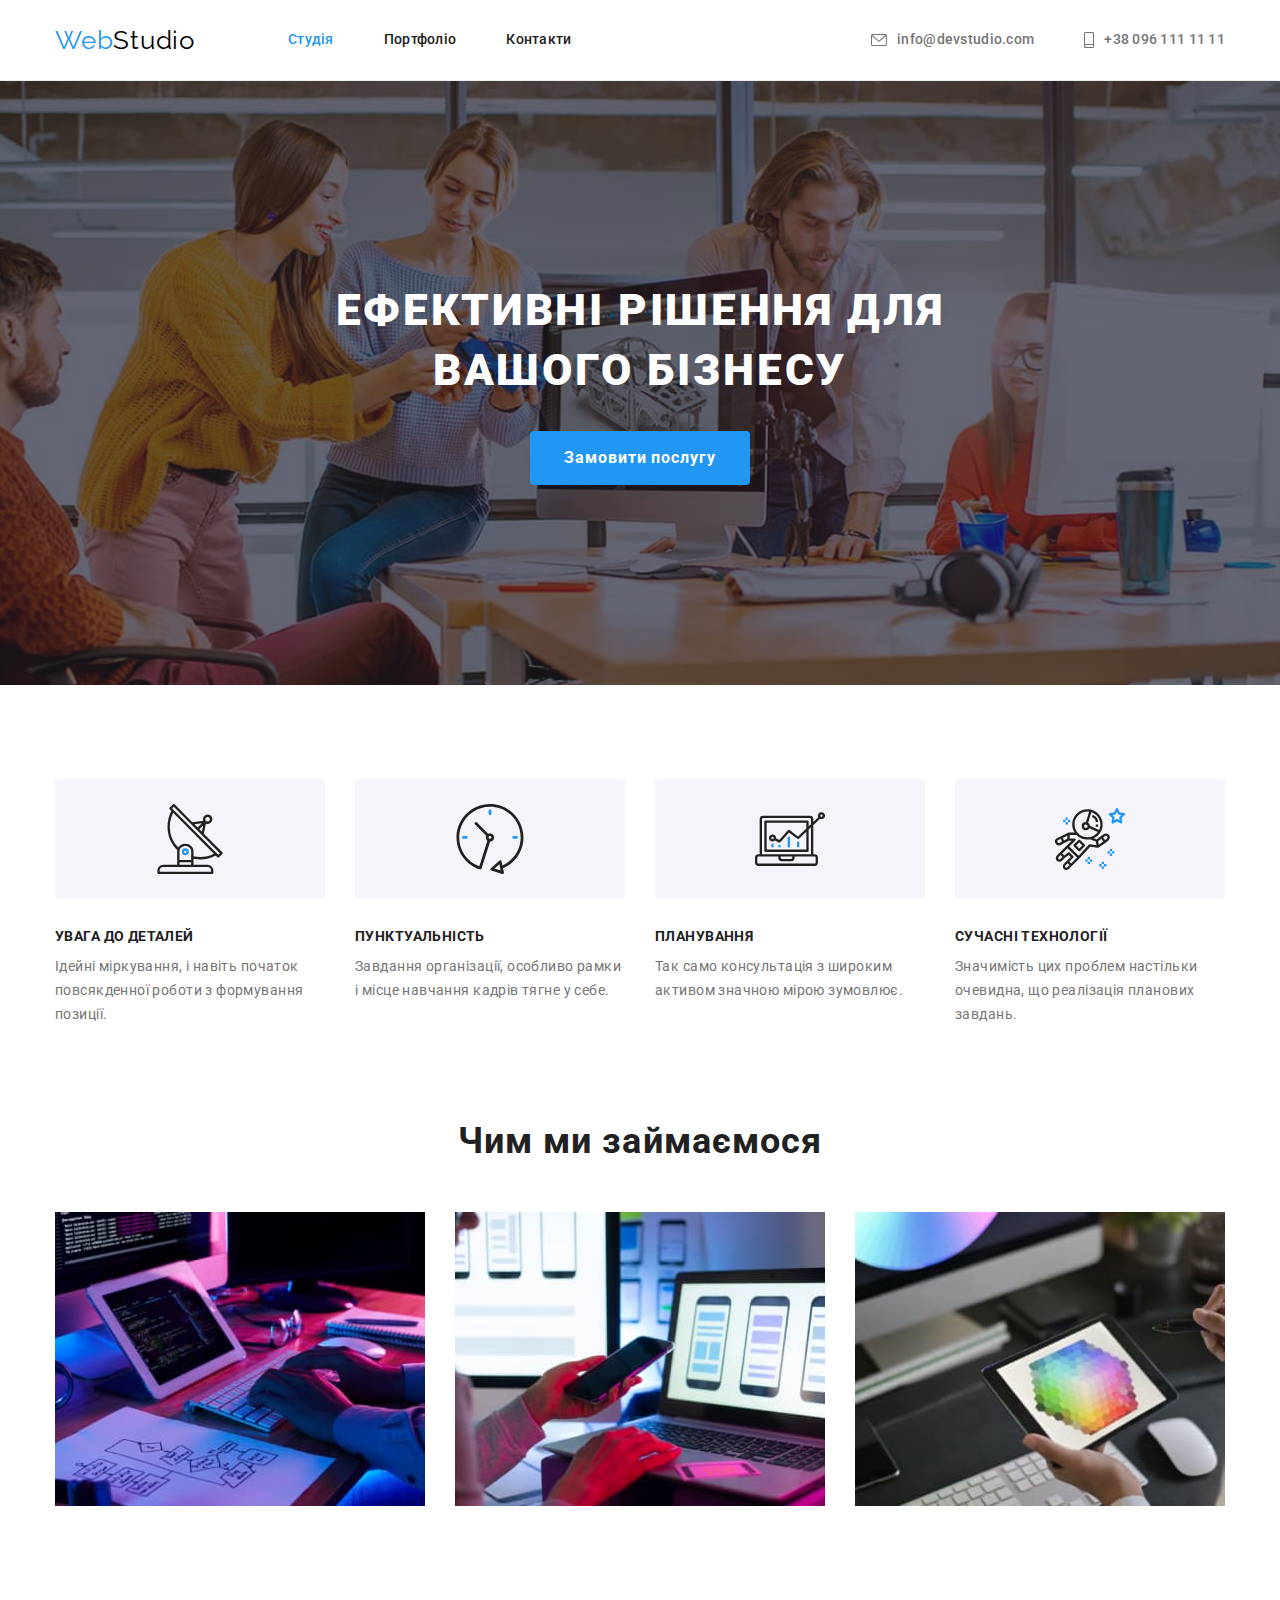
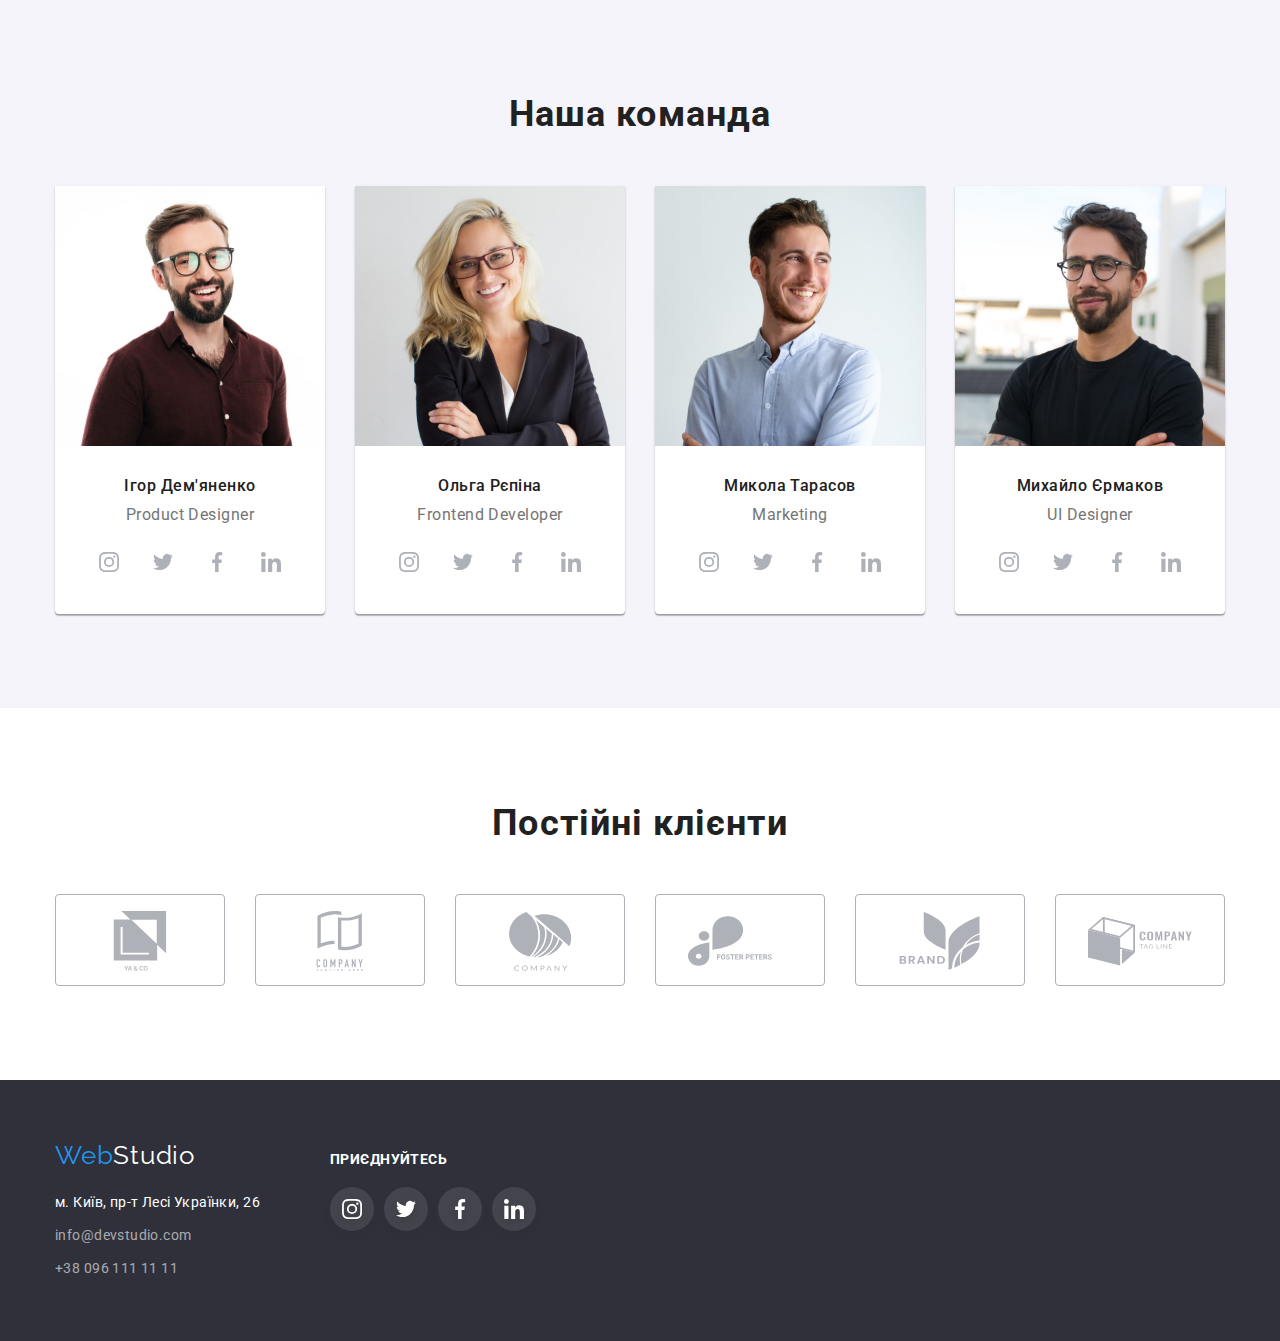
<file: index.html>
<!DOCTYPE html>
<html lang="uk">
  <head>
    <meta charset="UTF-8" />
    <meta http-equiv="X-UA-Compatible" content="IE=edge" />
    <meta name="viewport" content="width=device-width, initial-scale=1.0" />
    <title>Студія</title>
    <link rel="preconnect" href="https://fonts.googleapis.com" />
    <link rel="preconnect" href="https://fonts.gstatic.com" crossorigin />
    <link
      href="https://fonts.googleapis.com/css2?family=Raleway:wght@700&family=Roboto:wght@400;500;700;900&display=swap"
      rel="stylesheet"
    />
    <link
      rel="stylesheet"
      href="https://cdnjs.cloudflare.com/ajax/libs/modern-normalize/1.1.0/modern-normalize.min.css"
    />
    <link rel="stylesheet" href="./css/styles.css" />
  </head>
  <body>
    <!-- Хедер -->
    <header class="header">
      <!-- Навігація -->
      <div class="container header-main">
        <nav class="header-nav">
          <a class="logo link" href="./index.html" lang="en">
            <span class="logo-accent">Web</span>Studio</a
          >
          <ul class="header-list list">
            <li class="header-item">
              <a class="header-link link current" href="./index.html">Студія</a>
            </li>
            <li class="header-item">
              <a class="header-link link" href="./portfolio.html">Портфоліо</a>
            </li>
            <li class="header-item">
              <a class="header-link link" href="">Контакти</a>
            </li>
          </ul>
        </nav>
        <!-- Контакти -->
        <ul class="header-contacts list">
          <li class="contacts-item">
            <a class="header-mail link" lang="en" href="mailto:info@devstudio.com">
              <svg class="mail-icon" width="16" height="12">
                <use href="./images/icons.svg#mail-icon"></use>
              </svg>
              info@devstudio.com</a
            >
          </li>
          <li class="contacts-item">
            <a class="header-tel link" href="tel:+380961111111">
              <svg class="tel-icon" width="10" height="16">
                <use href="./images/icons.svg#smartphone-icon"></use>
              </svg>
              +38 096 111 11 11</a
            >
          </li>
        </ul>
      </div>
    </header>

    <!-- Майн -->

    <main class="main">
      <!-- Герой -->

      <section class="section hero">
        <div class="container">
          <h1 class="hero-title">Ефективні рішення для вашого бізнесу</h1>
          <button class="hero-btn" type="button">Замовити послугу</button>
        </div>
      </section>

      <!-- Особливості -->

      <section class="section">
        <div class="container">
          <h2 class="visually-hidden">Особливості</h2>
          <ul class="features-list list">
            <li class="features-item">
              <div class="features-icon">
                <svg width="70" height="70">
                  <use href="./images/icons.svg#antenna-icon"></use>
                </svg>
              </div>
              <h3 class="features-title">УВАГА ДО ДЕТАЛЕЙ</h3>
              <p class="features-text">
                Ідейні міркування, і навіть початок повсякденної роботи з формування позиції.
              </p>
            </li>
            <li class="features-item">
              <div class="features-icon">
                <svg width="70" height="70">
                  <use href="./images/icons.svg#clock-icon"></use>
                </svg>
              </div>
              <h3 class="features-title">ПУНКТУАЛЬНІСТЬ</h3>
              <p class="features-text">
                Завдання організації, особливо рамки і місце навчання кадрів тягне у себе.
              </p>
            </li>
            <li class="features-item">
              <div class="features-icon">
                <svg width="70" height="70">
                  <use href="./images/icons.svg#diagram-icon"></use>
                </svg>
              </div>
              <h3 class="features-title">ПЛАНУВАННЯ</h3>
              <p class="features-text">
                Так само консультація з широким активом значною мірою зумовлює.
              </p>
            </li>
            <li class="features-item">
              <div class="features-icon">
                <svg width="70" height="70">
                  <use href="./images/icons.svg#astronaut-icon"></use>
                </svg>
              </div>
              <h3 class="features-title">СУЧАСНІ ТЕХНОЛОГІЇ</h3>
              <p class="features-text">
                Значимість цих проблем настільки очевидна, що реалізація планових завдань.
              </p>
            </li>
          </ul>
        </div>
      </section>

      <!-- Чим ми займаємося -->

      <section class="section description">
        <div class="container">
          <h2 class="description-title">Чим ми займаємося</h2>
          <ul class="description-list list">
            <li class="description-item">
              <img
                class="description-pic"
                src="./images/what-we-do/box1.jpg"
                alt="Людина працює за компьютером"
                width="370"
                height="294"
              />
            </li>
            <li class="description-item">
              <img
                class="description-pic"
                src="./images/what-we-do/box2.jpg"
                alt="Людина зі смартфоном працює за компьютером"
                width="370"
                height="294"
              />
            </li>
            <li class="description-item">
              <img
                class="description-pic"
                src="./images/what-we-do/box3.jpg"
                alt="Людина тримає в руці планшет"
                width="370"
                height="294"
              />
            </li>
          </ul>
        </div>
      </section>

      <!-- Наша команда -->

      <section class="section team">
        <div class="container">
          <h2 class="team-title">Наша команда</h2>
          <ul class="team-list list">
            <li class="team-item">
              <img
                class="team-img"
                src="./images/team/ihor.jpg"
                alt="Фото Ігора Дем'яненко"
                width="270"
                height="260"
              />
              <h3 class="team-subtitle">Ігор Дем'яненко</h3>
              <p class="team-text" lang="en">Product Designer</p>
              <ul class="team-icon">
                <li class="team-soc-item">
                  <a class="team-soc-link" href="">
                    <svg class="team-soc-icon">
                      <use href="./images/icons.svg#instagram-icon"></use>
                    </svg>
                  </a>
                </li>
                <li class="team-soc-item">
                  <a class="team-soc-link" href="">
                    <svg class="team-soc-icon">
                      <use href="./images/icons.svg#twitter-icon"></use>
                    </svg>
                  </a>
                </li>
                <li class="team-soc-item">
                  <a class="team-soc-link" href="">
                    <svg class="team-soc-icon">
                      <use href="./images/icons.svg#facebook-icon"></use>
                    </svg>
                  </a>
                </li>
                <li class="team-soc-item">
                  <a class="team-soc-link" href="">
                    <svg class="team-soc-icon">
                      <use href="./images/icons.svg#linkedin-icon"></use>
                    </svg>
                  </a>
                </li>
              </ul>
            </li>
            <li class="team-item">
              <img
                class="team-img"
                src="./images/team/olha.jpg"
                alt="Фото Ольги Рєпіної"
                width="270"
                height="260"
              />
              <h3 class="team-subtitle">Ольга Рєпіна</h3>
              <p class="team-text" lang="en">Frontend Developer</p>
              <ul class="team-icon">
                <li class="team-soc-item">
                  <a class="team-soc-link" href="">
                    <svg class="team-soc-icon">
                      <use href="./images/icons.svg#instagram-icon"></use>
                    </svg>
                  </a>
                </li>
                <li class="team-soc-item">
                  <a class="team-soc-link" href="">
                    <svg class="team-soc-icon">
                      <use href="./images/icons.svg#twitter-icon"></use>
                    </svg>
                  </a>
                </li>
                <li class="team-soc-item">
                  <a class="team-soc-link" href="">
                    <svg class="team-soc-icon">
                      <use href="./images/icons.svg#facebook-icon"></use>
                    </svg>
                  </a>
                </li>
                <li class="team-soc-item">
                  <a class="team-soc-link" href="">
                    <svg class="team-soc-icon">
                      <use href="./images/icons.svg#linkedin-icon"></use>
                    </svg>
                  </a>
                </li>
              </ul>
            </li>
            <li class="team-item">
              <img
                class="team-img"
                src="./images/team/mykola.jpg"
                alt="Фото Миколи Тарасова"
                width="270"
                height="260"
              />
              <h3 class="team-subtitle">Микола Тарасов</h3>
              <p class="team-text" lang="en">Marketing</p>
              <ul class="team-icon">
                <li class="team-soc-item">
                  <a class="team-soc-link" href="">
                    <svg class="team-soc-icon">
                      <use href="./images/icons.svg#instagram-icon"></use>
                    </svg>
                  </a>
                </li>
                <li class="team-soc-item">
                  <a class="team-soc-link" href="">
                    <svg class="team-soc-icon">
                      <use href="./images/icons.svg#twitter-icon"></use>
                    </svg>
                  </a>
                </li>
                <li class="team-soc-item">
                  <a class="team-soc-link" href="">
                    <svg class="team-soc-icon">
                      <use href="./images/icons.svg#facebook-icon"></use>
                    </svg>
                  </a>
                </li>
                <li class="team-soc-item">
                  <a class="team-soc-link" href="">
                    <svg class="team-soc-icon">
                      <use href="./images/icons.svg#linkedin-icon"></use>
                    </svg>
                  </a>
                </li>
              </ul>
            </li>
            <li class="team-item">
              <img
                class="team-img"
                src="./images/team/myhailo.jpg"
                alt="Фото Михайла Єрмакова"
                width="270"
                height="260"
              />
              <h3 class="team-subtitle">Михайло Єрмаков</h3>
              <p class="team-text" lang="en">UI Designer</p>
              <ul class="team-icon">
                <li class="team-soc-item">
                  <a class="team-soc-link" href="">
                    <svg class="team-soc-icon">
                      <use href="./images/icons.svg#instagram-icon"></use>
                    </svg>
                  </a>
                </li>
                <li class="team-soc-item">
                  <a class="team-soc-link" href="">
                    <svg class="team-soc-icon">
                      <use href="./images/icons.svg#twitter-icon"></use>
                    </svg>
                  </a>
                </li>
                <li class="team-soc-item">
                  <a class="team-soc-link" href="">
                    <svg class="team-soc-icon">
                      <use href="./images/icons.svg#facebook-icon"></use>
                    </svg>
                  </a>
                </li>
                <li class="team-soc-item">
                  <a class="team-soc-link" href="">
                    <svg class="team-soc-icon">
                      <use href="./images/icons.svg#linkedin-icon"></use>
                    </svg>
                  </a>
                </li>
              </ul>
            </li>
          </ul>
        </div>
      </section>

      <!-- Постійні клієнти -->

      <section class="section clients">
        <div class="container">
          <h2 class="clients-title">Постійні клієнти</h2>
          <ul class="clients-list list">
            <li class="clients-item">
              <a class="clients-link" href="">
                <svg width="106" height="60" class="clients-icon">
                  <use href="./images/icons.svg#client1"></use>
                </svg>
              </a>
            </li>
            <li class="clients-item">
              <a class="clients-link" href="">
                <svg width="106" height="60" class="clients-icon">
                  <use href="./images/icons.svg#client2"></use>
                </svg>
              </a>
            </li>
            <li class="clients-item">
              <a class="clients-link" href="">
                <svg width="106" height="60" class="clients-icon">
                  <use href="./images/icons.svg#client3"></use>
                </svg>
              </a>
            </li>
            <li class="clients-item">
              <a class="clients-link" href="">
                <svg width="106" height="60" class="clients-icon">
                  <use href="./images/icons.svg#client4"></use>
                </svg>
              </a>
            </li>
            <li class="clients-item">
              <a class="clients-link" href="">
                <svg width="106" height="60" class="clients-icon">
                  <use href="./images/icons.svg#client5"></use>
                </svg>
              </a>
            </li>
            <li class="clients-item">
              <a class="clients-link" href="">
                <svg width="106" height="60" class="clients-icon">
                  <use href="./images/icons.svg#client6"></use>
                </svg>
              </a>
            </li>
          </ul>
        </div>
      </section>
    </main>

    <!-- Підвал -->
    <footer class="footer">
      <div class="container footer-container">
        <div class="footer-adress">
          <a class="logo-footer link" href="./index.html" lang="en"
            ><span class="logo-accent">Web</span>Studio</a
          >
          <address class="address">
            <ul class="address-list list">
              <li>
                <a
                  class="map link"
                  href="https://goo.gl/maps/JJp694LmXSiKLwUw6"
                  target="_blank"
                  rel="noopener noreferer"
                  >м. Київ, пр-т Лесі Українки, 26</a
                >
              </li>
              <li>
                <a class="footer-mail link" lang="en" href="mailto:info@devstudio.com"
                  >info@devstudio.com</a
                >
              </li>
              <li>
                <a class="footer-tel link" href="tel:+380961111111">+38 096 111 11 11</a>
              </li>
            </ul>
          </address>
        </div>
        <div class="footer-soc">
          <h3 class="footer-soc-text">приєднуйтесь</h3>
          <ul class="footer-icon">
            <li class="footer-soc-item">
              <a class="footer-soc-link" href="">
                <svg width="20" height="20" class="footer-soc-icon">
                  <use href="./images/icons.svg#instagram-icon"></use>
                </svg>
              </a>
            </li>
            <li class="footer-soc-item">
              <a class="footer-soc-link" href="">
                <svg width="20" height="20" class="footer-soc-icon">
                  <use href="./images/icons.svg#twitter-icon"></use>
                </svg>
              </a>
            </li>
            <li class="footer-soc-item">
              <a class="footer-soc-link" href="">
                <svg width="20" height="20" class="footer-soc-icon">
                  <use href="./images/icons.svg#facebook-icon"></use>
                </svg>
              </a>
            </li>
            <li class="footer-soc-item">
              <a class="footer-soc-link" href="">
                <svg width="20" height="20" class="footer-soc-icon">
                  <use href="./images/icons.svg#linkedin-icon"></use>
                </svg>
              </a>
            </li>
          </ul>
        </div>
      </div>
    </footer>
  </body>
</html>
</file>
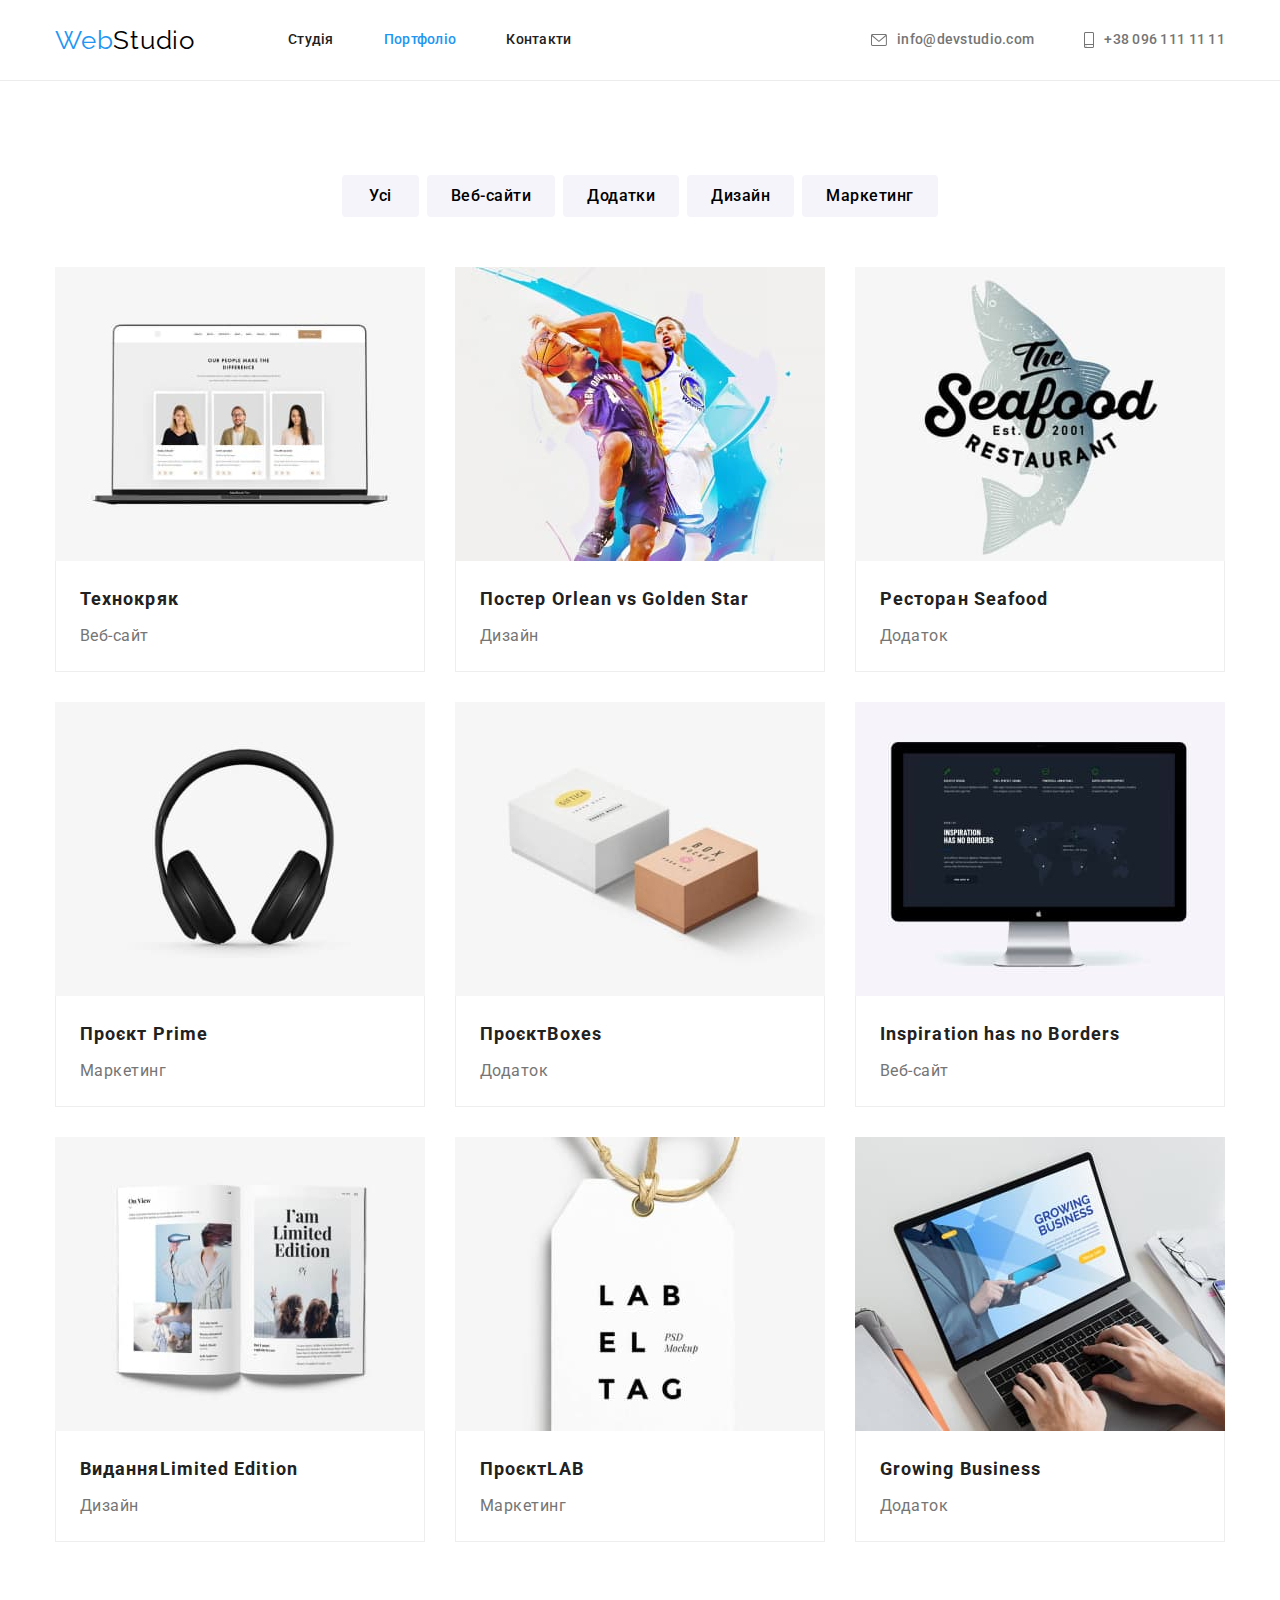
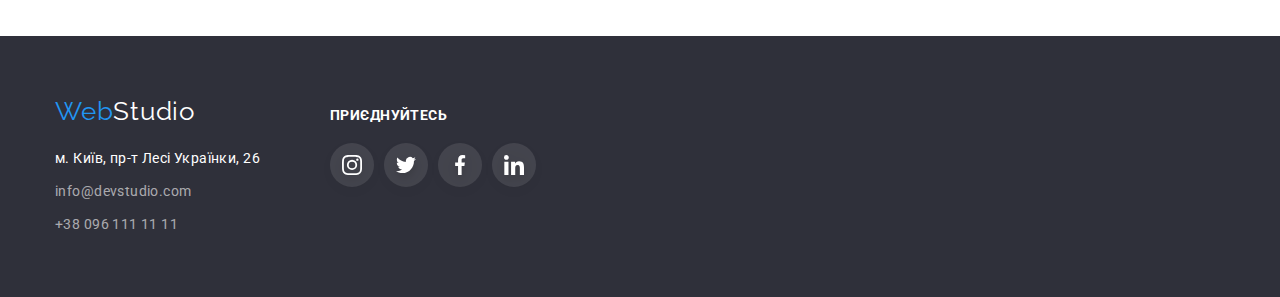
<file: portfolio.html>
<!DOCTYPE html>
<html lang="uk">
  <head>
    <meta charset="UTF-8" />
    <meta http-equiv="X-UA-Compatible" content="IE=edge" />
    <meta name="viewport" content="width=device-width, initial-scale=1.0" />
    <title>Портфоліо</title>
    <link rel="preconnect" href="https://fonts.googleapis.com" />
    <link rel="preconnect" href="https://fonts.gstatic.com" crossorigin />
    <link
      href="https://fonts.googleapis.com/css2?family=Raleway:wght@700&family=Roboto:wght@400;500;700;900&display=swap"
      rel="stylesheet"
    />
    <link
      rel="stylesheet"
      href="https://cdnjs.cloudflare.com/ajax/libs/modern-normalize/1.1.0/modern-normalize.min.css"
    />
    <link rel="stylesheet" href="./css/styles.css" />
  </head>
  <body>
    <!-- Хедер -->
    <header class="header">
      <!-- Навігація -->
      <div class="container header-main">
        <nav class="header-nav">
          <a class="logo link" href="./index.html" lang="en">
            <span class="logo-accent">Web</span>Studio</a
          >
          <ul class="header-list list">
            <li class="header-item">
              <a class="header-link link" href="./index.html">Студія</a>
            </li>
            <li class="header-item">
              <a class="header-link link  current" href="./portfolio.html">Портфоліо</a>
            </li>
            <li class="header-item">
              <a class="header-link link" href="">Контакти</a>
            </li>
          </ul>
        </nav>
        <!-- Контакти -->
        <ul class="header-contacts list">
          <li class="contacts-item">
            <a class="header-mail link" lang="en" href="mailto:info@devstudio.com">
              <svg class="mail-icon" width="16" height="12">
                <use href="./images/icons.svg#mail-icon"></use>
              </svg>
              info@devstudio.com</a
            >
          </li>
          <li class="contacts-item">
            <a class="header-tel link" href="tel:+380961111111">
              <svg class="tel-icon" width="10" height="16">
                <use href="./images/icons.svg#smartphone-icon"></use>
              </svg>
              +38 096 111 11 11</a
            >
          </li>
        </ul>
      </div>
    </header>

    <!-- Майн -->
    <main>
      <section class="section">
        <div class="container">
          <h1 class="visually-hidden">Портфоліо</h1>
          <!-- Фільтри -->
          <ul class="filter-list list">
            <li class="filter-item">
              <button class="filter-btn first" type="button">Усі</button>
            </li>
            <li class="filter-item">
              <button class="filter-btn" type="button">Веб-сайти</button>
            </li>
            <li class="filter-item">
              <button class="filter-btn" type="button">Додатки</button>
            </li>
            <li class="filter-item">
              <button class="filter-btn" type="button">Дизайн</button>
            </li>
            <li class="filter-item">
              <button class="filter-btn" type="button">Маркетинг</button>
            </li>
          </ul>

          <!-- Проекти -->
          <ul class="project-list list">
            <li class="project-item">
              <a class="project-link link" href="">
                <img
                  class="project-img"
                  src="./images/portfolio/project1.jpg"
                  alt="Картки трьох людей на экрані ноутбука"
                  width="370"
                  height="294"
                />
                <div class="project-box">
                  <h2 class="project-title">Технокряк</h2>
                  <p class="project-text">Веб-сайт</p>
                </div>
              </a>
            </li>
            <li class="project-item">
              <a class="project-link link" href="">
                <img
                  class="project-img"
                  src="./images/portfolio/project2.jpg"
                  alt="Два чоловіки грають в баскетбол"
                  width="370"
                  height="294"
                />
                <div class="project-box">
                  <h2 class="project-title">Постер <span lang="en">Orlean vs Golden Star</span></h2>
                  <p class="project-text">Дизайн</p>
                </div>
              </a>
            </li>
            <li class="project-item">
              <a class="project-link link" href="">
                <img
                  class="project-img"
                  src="./images/portfolio/project3.jpg"
                  alt="Емблема ресторану у формі риби"
                  width="370"
                  height="294"
                />
                <div class="project-box">
                  <h2 class="project-title">Ресторан <span lang="en">Seafood</span></h2>
                  <p class="project-text">Додаток</p>
                </div>
              </a>
            </li>
            <li class="project-item">
              <a class="project-link link" href="">
                <img
                  class="project-img"
                  src="./images/portfolio/project4.jpg"
                  alt="Зображення навушників"
                  width="370"
                  height="294"
                />
                <div class="project-box">
                  <h2 class="project-title">Проєкт <span lang="en">Prime</span></h2>
                  <p class="project-text">Маркетинг</p>
                </div>
              </a>
            </li>
            <li class="project-item">
              <a class="project-link link" href="">
                <img
                  class="project-img"
                  src="./images/portfolio/project5.jpg"
                  alt="Дві невеликі коробки"
                  width="370"
                  height="294"
                />
                <div class="project-box">
                  <h2 class="project-title">Проєкт<span lang="en">Boxes</span></h2>
                  <p class="project-text">Додаток</p>
                </div>
              </a>
            </li>
            <li class="project-item">
              <a class="project-link link" href="">
                <img
                  class="project-img"
                  src="./images/portfolio/project6.jpg"
                  alt="Монітор з зображенням карти світу"
                  width="370"
                  height="294"
                />
                <div class="project-box">
                  <h2 class="project-title" lang="en">Inspiration has no Borders</h2>
                  <p class="project-text">Веб-сайт</p>
                </div>
              </a>
            </li>
            <li class="project-item">
              <a class="project-link link" href="">
                <img
                  class="project-img"
                  src="./images/portfolio/project7.jpg"
                  alt="Відкритий журнал"
                  width="370"
                  height="294"
                />
                <div class="project-box">
                  <h2 class="project-title">Видання<span lang="en">Limited Edition</span></h2>
                  <p class="project-text">Дизайн</p>
                </div>
              </a>
            </li>
            <li class="project-item">
              <a class="project-link link" href="">
                <img
                  class="project-img"
                  src="./images/portfolio/project8.jpg"
                  alt="Етикетка товару"
                  width="370"
                  height="294"
                />
                <div class="project-box">
                  <h2 class="project-title">Проєкт<span lang="en">LAB</span></h2>
                  <p class="project-text">Маркетинг</p>
                </div>
              </a>
            </li>
            <li class="project-item">
              <a class="project-link link" href="">
                <img
                  class="project-img"
                  src="./images/portfolio/project9.jpg"
                  alt="Людина працює на ноутбуці"
                  width="370"
                  height="294"
                />
                <div class="project-box">
                  <h2 class="project-title" lang="en">Growing Business</h2>
                  <p class="project-text">Додаток</p>
                </div>
              </a>
            </li>
          </ul>
        </div>
      </section>
    </main>

    <!-- Підвал -->
    <footer class="footer">
      <div class="container footer-container">
        <div class="footer-adress">
          <a class="logo-footer link" href="./index.html" lang="en"
            ><span class="logo-accent">Web</span>Studio</a
          >
          <address class="address">
            <ul class="address-list list">
              <li>
                <a
                  class="map link"
                  href="https://goo.gl/maps/JJp694LmXSiKLwUw6"
                  target="_blank"
                  rel="noopener noreferer"
                  >м. Київ, пр-т Лесі Українки, 26</a
                >
              </li>
              <li>
                <a class="footer-mail link" lang="en" href="mailto:info@devstudio.com"
                  >info@devstudio.com</a
                >
              </li>
              <li>
                <a class="footer-tel link" href="tel:+380961111111">+38 096 111 11 11</a>
              </li>
            </ul>
          </address>
        </div>
        <div class="footer-soc">
          <h3 class="footer-soc-text">приєднуйтесь</h3>
          <ul class="footer-icon">
            <li class="footer-soc-item">
              <a class="footer-soc-link" href="">
                <svg width="20" height="20" class="footer-soc-icon">
                  <use href="./images/icons.svg#instagram-icon"></use>
                </svg>
              </a>
            </li>
            <li class="footer-soc-item">
              <a class="footer-soc-link" href="">
                <svg width="20" height="20" class="footer-soc-icon">
                  <use href="./images/icons.svg#twitter-icon"></use>
                </svg>
              </a>
            </li>
            <li class="footer-soc-item">
              <a class="footer-soc-link" href="">
                <svg width="20" height="20" class="footer-soc-icon">
                  <use href="./images/icons.svg#facebook-icon"></use>
                </svg>
              </a>
            </li>
            <li class="footer-soc-item">
              <a class="footer-soc-link" href="">
                <svg width="20" height="20" class="footer-soc-icon">
                  <use href="./images/icons.svg#linkedin-icon"></use>
                </svg>
              </a>
            </li>
          </ul>
        </div>
      </div>
    </footer>
  </body>
</html>
</file>
<file: css/styles.css>
/* Утилиты */

.visually-hidden {
  position: absolute;
  width: 1px;
  height: 1px;
  margin: -1px;
  border: 0;
  padding: 0;

  white-space: nowrap;
  clip-path: inset(100%);
  clip: rect(0 0 0 0);
  overflow: hidden;
}

h1,
h2,
h3,
h4,
h5,
h6,
p {
  margin: 0;
}

ul {
  margin: 0;
  padding-left: 0;
  list-style: none;
}

img {
  display: block;
  max-width: 100%;
  height: auto;
}

:root {
  --primary-text-color: #757575;
  --secondary-text-color: #212121;
  --white-text-color: #ffffff;
  --transparent-white-color: rgba(255, 255, 255, 0.6);
  --primary-font-color: #ffffff;
  --secondary-font-color: #2f303a;
  --section-font-color: #f5f4fa;
  --logo-dark-color: #000000;
  --logo-accent-color: #2196f3;
  --accent-color: #2196f3;
  --hero-button-hover: #188ce8;
  --button-bcg-color: #f5f4fa;
  --border-line: #ececec;
  --border-portfolio: #eeeeee;
  --card-set-gap: 30px;
  --primary-icon-color: #afb1b8;
}

.link {
  text-decoration: none;
}

.list {
  list-style: none;
}

.container {
  width: 1200px;

  padding-right: 15px;
  padding-left: 15px;
  margin: 0 auto;
}

.section {
  padding-top: 94px;
  padding-bottom: 94px;
}

body {
  color: var(--primary-text-color);
  background-color: var(--primary-font-color);
  font-family: Roboto, sans-serif;
}

/* Хедер */

.header {
  border-bottom: 1px solid var(--border-line);
}

.header-main {
  display: flex;
  justify-content: space-between;
  align-items: center;
}

.header-list {
  display: flex;
  align-items: center;
}

.header-nav {
  display: flex;
}

.header-item:not(:last-child) {
  margin-right: 50px;
}

.header-list .header-link.current {
  color: var(--accent-color);
}

.address {
  font-style: normal;
}

.logo {
  font-family: 'Raleway', sans-serif;
  font-size: 26px;
  line-height: 1.19;
  letter-spacing: 0.03em;
  color: var(--logo-dark-color);

  margin-right: 93px;
  display: flex;
  align-items: center;
}

.logo-accent {
  color: var(--logo-accent-color);
}

.header-link {
  font-weight: 500;
  font-size: 14px;
  line-height: 1.14;
  letter-spacing: 0.02em;
  color: var(--secondary-text-color);

  padding-top: 32px;
  padding-bottom: 32px;
  display: block;
}

.header-link:hover,
.header-link:focus {
  color: var(--accent-color);
}

.header-contacts {
  font-weight: 500;
  font-size: 14px;
  line-height: 1.14;
  letter-spacing: 0.02em;

  display: flex;
  margin-left: auto;
}

.contacts-item:not(:last-child) {
  margin-right: 50px;
}

.header-mail,
.header-tel {
  color: var(--primary-text-color);
  fill: var(--primary-text-color);

  padding-top: 32px;
  padding-bottom: 32px;
  display: flex;
  align-items: center;
}

.mail-icon,
.tel-icon {
  fill: currentColor;
  margin-right: 10px;
}


.contacts-item a:hover,
.contacts-item a:focus {
  color: var(--accent-color);
  fill: var(--accent-color);
}

/* Герой */
.hero {
  background-color: var(--secondary-font-color);
  background-image: linear-gradient(rgba(47, 48, 58, 0.4), rgba(47, 48, 58, 0.4)),
    url(../images/hero-img.jpg);
  background-repeat: no-repeat;
  background-position: center;
  background-size: cover;
  max-width: 1600px;
  margin-right: auto;
  margin-left: auto;
  text-align: center;
  padding-top: 200px;
  padding-bottom: 200px;
}

.hero-title {
  font-weight: 900;
  font-size: 44px;
  line-height: 1.36;
  letter-spacing: 0.06em;
  text-align: center;
  text-transform: uppercase;
  color: var(--white-text-color);

  max-width: 696px;
  margin-bottom: 30px;
  margin-left: auto;
  margin-right: auto;
  overflow: auto;
}

.hero-btn {
  font-family: inherit;
  font-weight: 700;
  font-size: 16px;
  line-height: 1.88;
  letter-spacing: 0.06em;
  color: var(--white-text-color);
  background-color: var(--accent-color);
  cursor: pointer;

  border-color: transparent;
  border-radius: 4px;
  padding: 10px 32px;
  display: inline-block;
  min-width: 216px;
  text-align: center;
}

.hero-btn:hover,
.hero-btn:focus {
  background-color: var(--hero-button-hover);
  box-shadow: 0px 4px 4px rgba(0, 0, 0, 0.15);
  border-radius: 4px;
}

/* Особливості */

.features-icon {
  width: 270px;
  height: 120px;
  border-radius: 4px;
  background-color: var(--section-font-color);

  display: flex;
  align-items: center;
  justify-content: center;
  margin-bottom: 30px;
  padding: 25px 100px;
  color: #ffffff;
}

.features-title {
  font-size: 14px;
  line-height: 1.14;
  letter-spacing: 0.03em;
  text-transform: uppercase;
  color: var(--secondary-text-color);

  margin-bottom: 10px;
}

.features-text {
  font-size: 14px;
  line-height: 1.71;
  letter-spacing: 0.03em;
}

.features-list {
  display: flex;
  flex-wrap: wrap;
  gap: var(--card-set-gap);
}

.features-item {
  flex-basis: calc(100% / 4 - 30px);
}

/* Чим ми займаємося */

.description-title {
  font-size: 36px;
  line-height: 1.16;
  text-align: center;
  letter-spacing: 0.03em;
  color: var(--secondary-text-color);

  margin-bottom: 50px;
}

.section.description {
  padding-top: 0;
}

.description-list {
  display: flex;
}

.description-item:not(:last-child) {
  margin-right: 30px;
}

/* Наша команда */

.team-list {
  display: flex;
}

.section.team {
  background-color: var(--section-font-color);
}

.team-item {
  background-color: var(--primary-font-color);
  text-align: center;

  box-shadow: 0px 1px 3px rgba(0, 0, 0, 0.12), 0px 1px 1px rgba(0, 0, 0, 0.14),
    0px 2px 1px rgba(0, 0, 0, 0.2);
  border-radius: 0px 0px 4px 4px;
}

.team-item:not(:last-child) {
  margin-right: 30px;
}

.team-img {
  margin-bottom: 30px;
}

.team-title {
  font-size: 36px;
  line-height: 1.16;
  text-align: center;
  letter-spacing: 0.03em;
  color: var(--secondary-text-color);

  margin-bottom: 50px;
}

.team-subtitle {
  font-weight: 500;
  font-size: 16px;
  line-height: 1.19;
  letter-spacing: 0.03em;
  color: var(--secondary-text-color);

  margin-bottom: 10px;
}

.team-text {
  font-size: 16px;
  line-height: 1.19;
  letter-spacing: 0.03em;
}

.team-icon {
  display: flex;
  justify-content: center;
  gap: 10px;
  padding: 16px 32px 30px 32px;
}

.team-soc-link {
  display: flex;
  height: 100%;
  width: 100%;
  border-radius: 50%;
  align-items: center;
  justify-content: center;

  color: var(--primary-font-color);
  fill: var(--primary-icon-color);
}

.team-soc-link:hover,
.team-soc-link:focus {
  fill: var(--white-text-color);
  background-color: var(--accent-color);
}

.team-soc-item {
  height: 44px;
  width: 44px;
}

.team-soc-icon {
  width: 20px;
  height: 20px;
}

/* Постійні клієнти */

.clients-title {
  font-size: 36px;
  line-height: 1.17;
  letter-spacing: 0.03em;

  color: var(--secondary-text-color);
  text-align: center;
  margin-bottom: 50px;
}

.clients-list {
  display: flex;
  justify-content: center;
  align-items: center;
  width: 100%;
  gap: var(--card-set-gap);
}

.clients-item {
  width: 170px;
  height: 92px;

  flex-basis: calc(100% / 6 - 30px);
}

.clients-link {
  width: 100%;
  height: 100%;
  padding: 16px 32px;
  border: 1px solid #afb1b8;
  border-radius: 4px;
  display: flex;
  fill: var(--primary-icon-color);
  cursor: pointer;
  color: var(--primary-icon-color);
}

.clients-link:hover,
.clients-link:focus {
  color: var(--accent-color);
  border: 1px solid #2196f3;
  border-radius: 4px;
}

.clients-icon {
  fill: currentColor;
}

/* Фільтри */

.filter-list {
  display: flex;
  justify-content: center;
  margin-bottom: 50px;
}

.filter-item:not(:last-child) {
  margin-right: 8px;
}

.filter-btn {
  font-family: inherit;
  font-weight: 500;
  font-size: 16px;
  line-height: 1.62;
  letter-spacing: 0.03em;
  background-color: var(--button-bcg-color);
  cursor: pointer;

  border-color: transparent;
  border-radius: 4px;
  padding: 6px 22px;
}

.filter-btn.first {
  padding: 6px 25px;
}

.filter-btn:hover,
.filter-btn:focus {
  color: var(--white-text-color);
  background-color: var(--accent-color);
  filter: drop-shadow(0px 4px 4px rgba(0, 0, 0, 0.25));
}

/* Проекти */

.project-list {
  display: flex;
  flex-wrap: wrap;
  padding: 0;
  margin: 0;
  margin-right: calc(-1 * var(--card-set-gap));
  margin-bottom: calc(-1 * var(--card-set-gap));
}

.project-box {
  padding: 20px 24px;

  border-right: 1px solid var(--border-portfolio);
  border-bottom: 1px solid var(--border-portfolio);
  border-left: 1px solid var(--border-portfolio);
}

.project-item {
  flex-basis: calc(100% / 3 - 30px);
  margin-right: var(--card-set-gap);
  margin-bottom: var(--card-set-gap);
}

.project-link {
  display: block;
}

.project-link:hover,
.project-link:focus {
  box-shadow: 0px 1px 1px rgba(0, 0, 0, 0.12), 0px 4px 4px rgba(0, 0, 0, 0.06),
    1px 4px 6px rgba(0, 0, 0, 0.16);
}

.project-title {
  font-size: 18px;
  line-height: 2;
  letter-spacing: 0.06em;
  color: var(--secondary-text-color);

  margin-bottom: 4px;
}

.project-text {
  font-size: 16px;
  line-height: 1.88;
  letter-spacing: 0.03em;
  color: var(--primary-text-color);
}

/* Підвал */

.footer {
  background-color: var(--secondary-font-color);
  padding-top: 60px;
  padding-bottom: 60px;
}

.logo-footer {
  font-family: 'Raleway';
  font-size: 26px;
  line-height: 1.19;
  letter-spacing: 0.03em;
  color: var(--white-text-color);

  display: inline-block;
  margin-bottom: 20px;
}

.map {
  font-size: 14px;
  line-height: 1.71;
  letter-spacing: 0.03em;
  color: var(--white-text-color);

  display: inline-block;
  margin-bottom: 9px;
  margin-right: 70px;
}

.footer-mail {
  margin-bottom: 9px;
}

.footer-mail,
.footer-tel {
  font-size: 14px;
  line-height: 1.71;
  letter-spacing: 0.03em;

  display: inline-block;
  color: var(--transparent-white-color);
}

.footer-soc-text {
  display: block;
  font-size: 14px;
  line-height: 16px;
  letter-spacing: 0.03em;
  text-transform: uppercase;

  margin-bottom: 20px;
  color: var(--white-text-color);
}

.footer-soc-item {
  width: 44px;
  height: 44px;
}

.footer-soc-link {
  display: flex;
  justify-content: center;
  align-items: center;
  width: 100%;
  height: 100%;
  border-radius: 50%;

  fill: var(--white-text-color);
  color: var(--primary-font-color);
  background: rgba(255, 255, 255, 0.1);
  filter: drop-shadow(0px 4px 4px rgba(0, 0, 0, 0.25));
}

.footer-soc-link:hover,
.footer-soc-link:focus {
  background-color: var(--accent-color);
}

.footer-soc-icon {
  fill: currentColor;
}

.footer-icon {
  display: flex;
  align-items: center;
  justify-content: center;
  height: 100%;
  gap: 10px;
}
.footer-container {
  display: flex;
  align-items: baseline;
}

.footer-mail:hover,
.footer-mail:focus,
.footer-tel:hover,
.footer-tel:focus,
.map:hover,
.map:focus {
  color: var(--accent-color);
}
</file>
